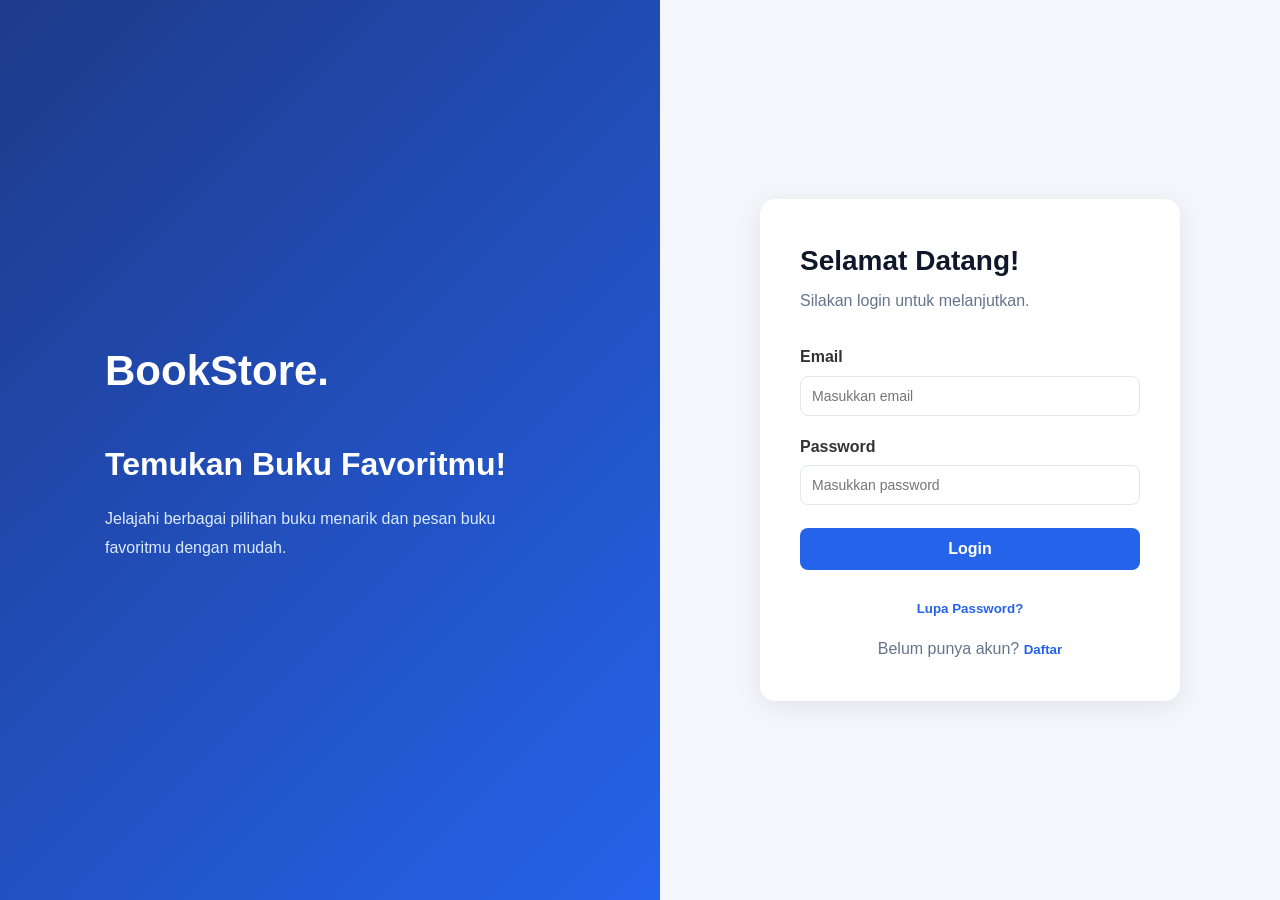
<file: index.html>
<!DOCTYPE html>
<html lang="id">
<head>
    <meta charset="UTF-8">
    <meta name="viewport" content="width=device-width, initial-scale=1.0">
    <meta http-equiv="refresh" content="0; url=pages/login.html">
    <title>Toko Buku Online</title>
</head>
<body>
    <p>Mengarahkan ke halaman login...</p>
</body>
</html>
</file>
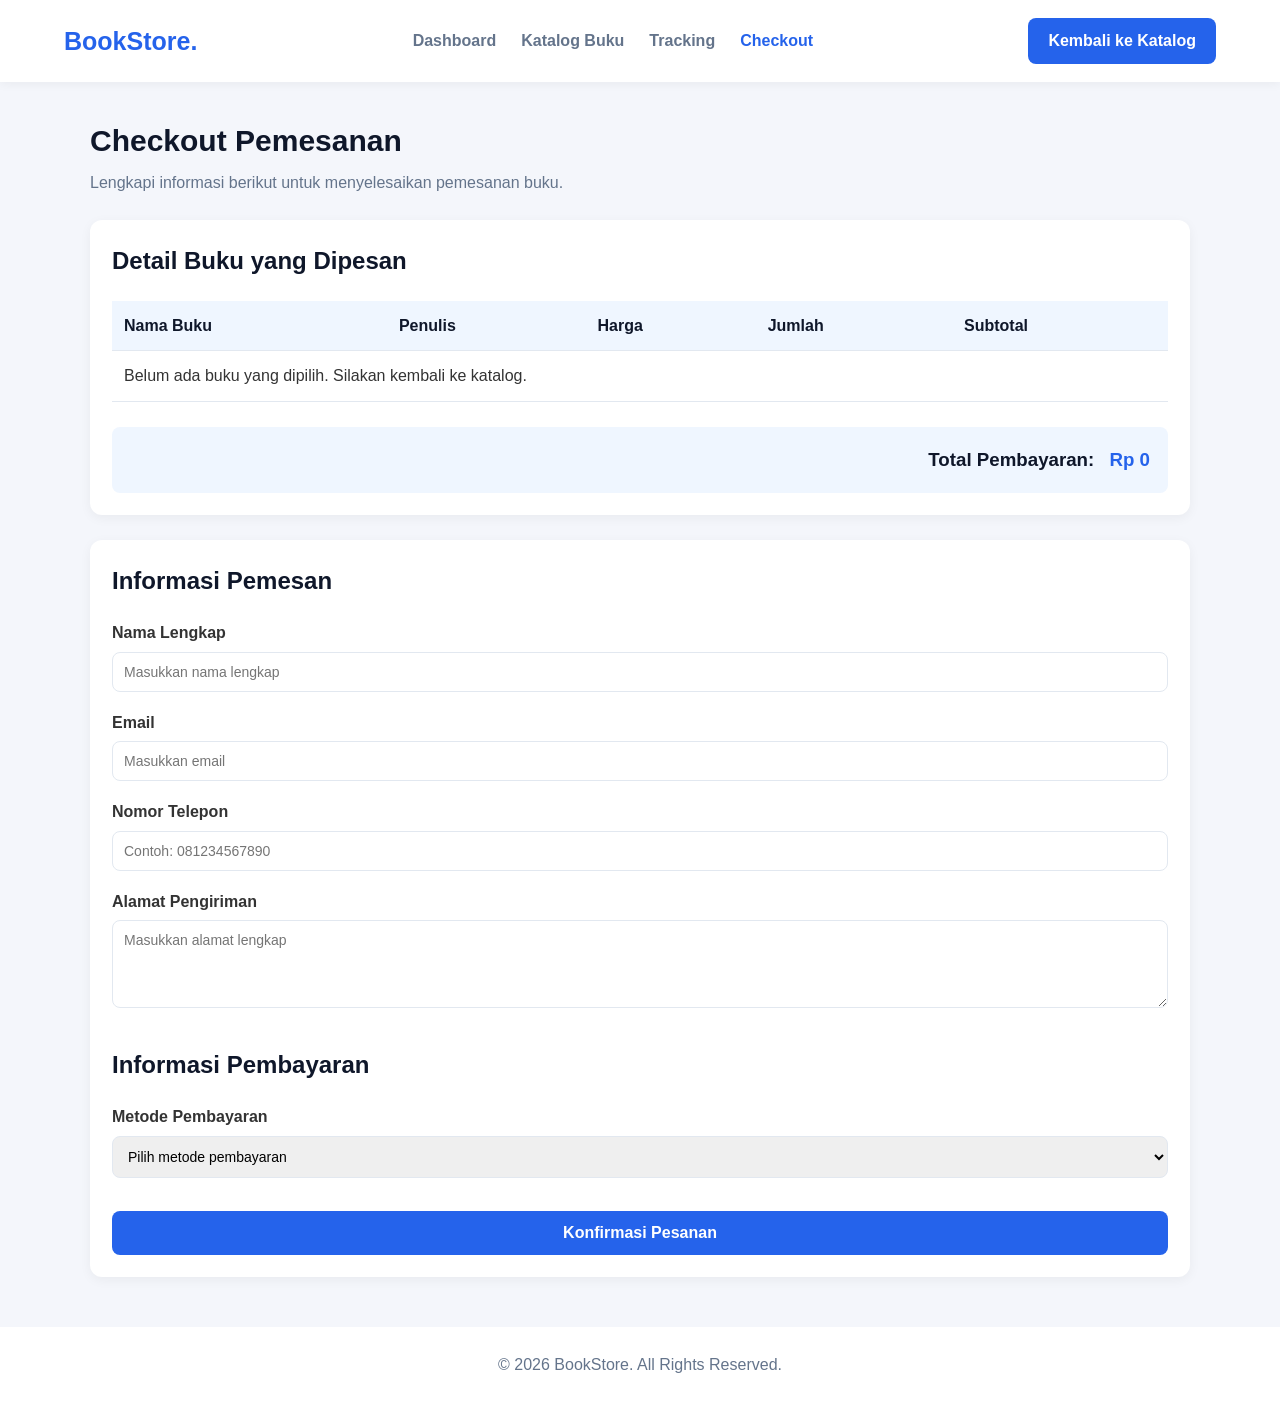
<file: pages/checkout.html>
<!DOCTYPE html>
<html lang="id">
<head>
    <meta charset="UTF-8">
    <meta name="viewport" content="width=device-width, initial-scale=1.0">
    <title>Checkout - BookStore</title>

    <link rel="stylesheet" href="../css/style.css">
</head>
<body class="checkout-page">

    <!-- Header -->
    <header class="dashboard-header">

        <div class="dashboard-logo">
            BookStore.
        </div>

        <nav class="dashboard-nav">
            <a href="dashboard.html">Dashboard</a>
            <a href="stok.html">Katalog Buku</a>
            <a href="tracking.html">Tracking</a>
            <a href="checkout.html" class="active">Checkout</a>
        </nav>

        <a href="stok.html" class="btn">
            Kembali ke Katalog
        </a>

    </header>

    <main class="checkout-container">

        <!-- Judul -->
        <section class="checkout-heading">
            <h1>Checkout Pemesanan</h1>
            <p>Lengkapi informasi berikut untuk menyelesaikan pemesanan buku.</p>
        </section>

        <!-- Informasi Buku -->
        <section class="card">

            <h2>Detail Buku yang Dipesan</h2>

            <div class="table-responsive">
                <table>
                    <thead>
                        <tr>
                            <th>Nama Buku</th>
                            <th>Penulis</th>
                            <th>Harga</th>
                            <th>Jumlah</th>
                            <th>Subtotal</th>
                        </tr>
                    </thead>

                    <tbody id="checkoutItem">
                        <!-- Data buku ditampilkan melalui JavaScript -->
                    </tbody>
                </table>
            </div>

            <div class="checkout-total">
                <h3>
                    Total Pembayaran:
                    <span id="totalHarga">Rp 0</span>
                </h3>
            </div>

        </section>

        <!-- Informasi Pemesan -->
        <section class="card">

            <h2>Informasi Pemesan</h2>

            <form id="checkoutForm">

                <div class="form-group">
                    <label for="namaPemesan">Nama Lengkap</label>
                    <input
                        type="text"
                        id="namaPemesan"
                        placeholder="Masukkan nama lengkap"
                        required
                    >
                </div>

                <div class="form-group">
                    <label for="emailPemesan">Email</label>
                    <input
                        type="email"
                        id="emailPemesan"
                        placeholder="Masukkan email"
                        required
                    >
                </div>

                <div class="form-group">
                    <label for="teleponPemesan">Nomor Telepon</label>
                    <input
                        type="tel"
                        id="teleponPemesan"
                        placeholder="Contoh: 081234567890"
                        required
                    >
                </div>

                <div class="form-group">
                    <label for="alamatPemesan">Alamat Pengiriman</label>
                    <textarea
                        id="alamatPemesan"
                        rows="4"
                        placeholder="Masukkan alamat lengkap"
                        required
                    ></textarea>
                </div>

                <!-- Metode Pembayaran -->
                <h2 class="payment-heading">Informasi Pembayaran</h2>

                <div class="form-group">
                    <label for="metodePembayaran">Metode Pembayaran</label>

                    <select id="metodePembayaran" required>
                        <option value="">Pilih metode pembayaran</option>
                        <option value="Transfer Bank">Transfer Bank</option>
                        <option value="E-Wallet">E-Wallet</option>
                        <option value="COD">Cash On Delivery (COD)</option>
                    </select>
                </div>

                <button type="submit" class="btn checkout-button">
                    Konfirmasi Pesanan
                </button>

            </form>

        </section>

    </main>

    <!-- Footer -->
    <footer class="dashboard-footer">
        <p>&copy; 2026 BookStore. All Rights Reserved.</p>
    </footer>

    <!-- JavaScript -->
    <script src="../js/data.js"></script>
    <script src="../js/checkout.js"></script>

</body>
</html>
</file>
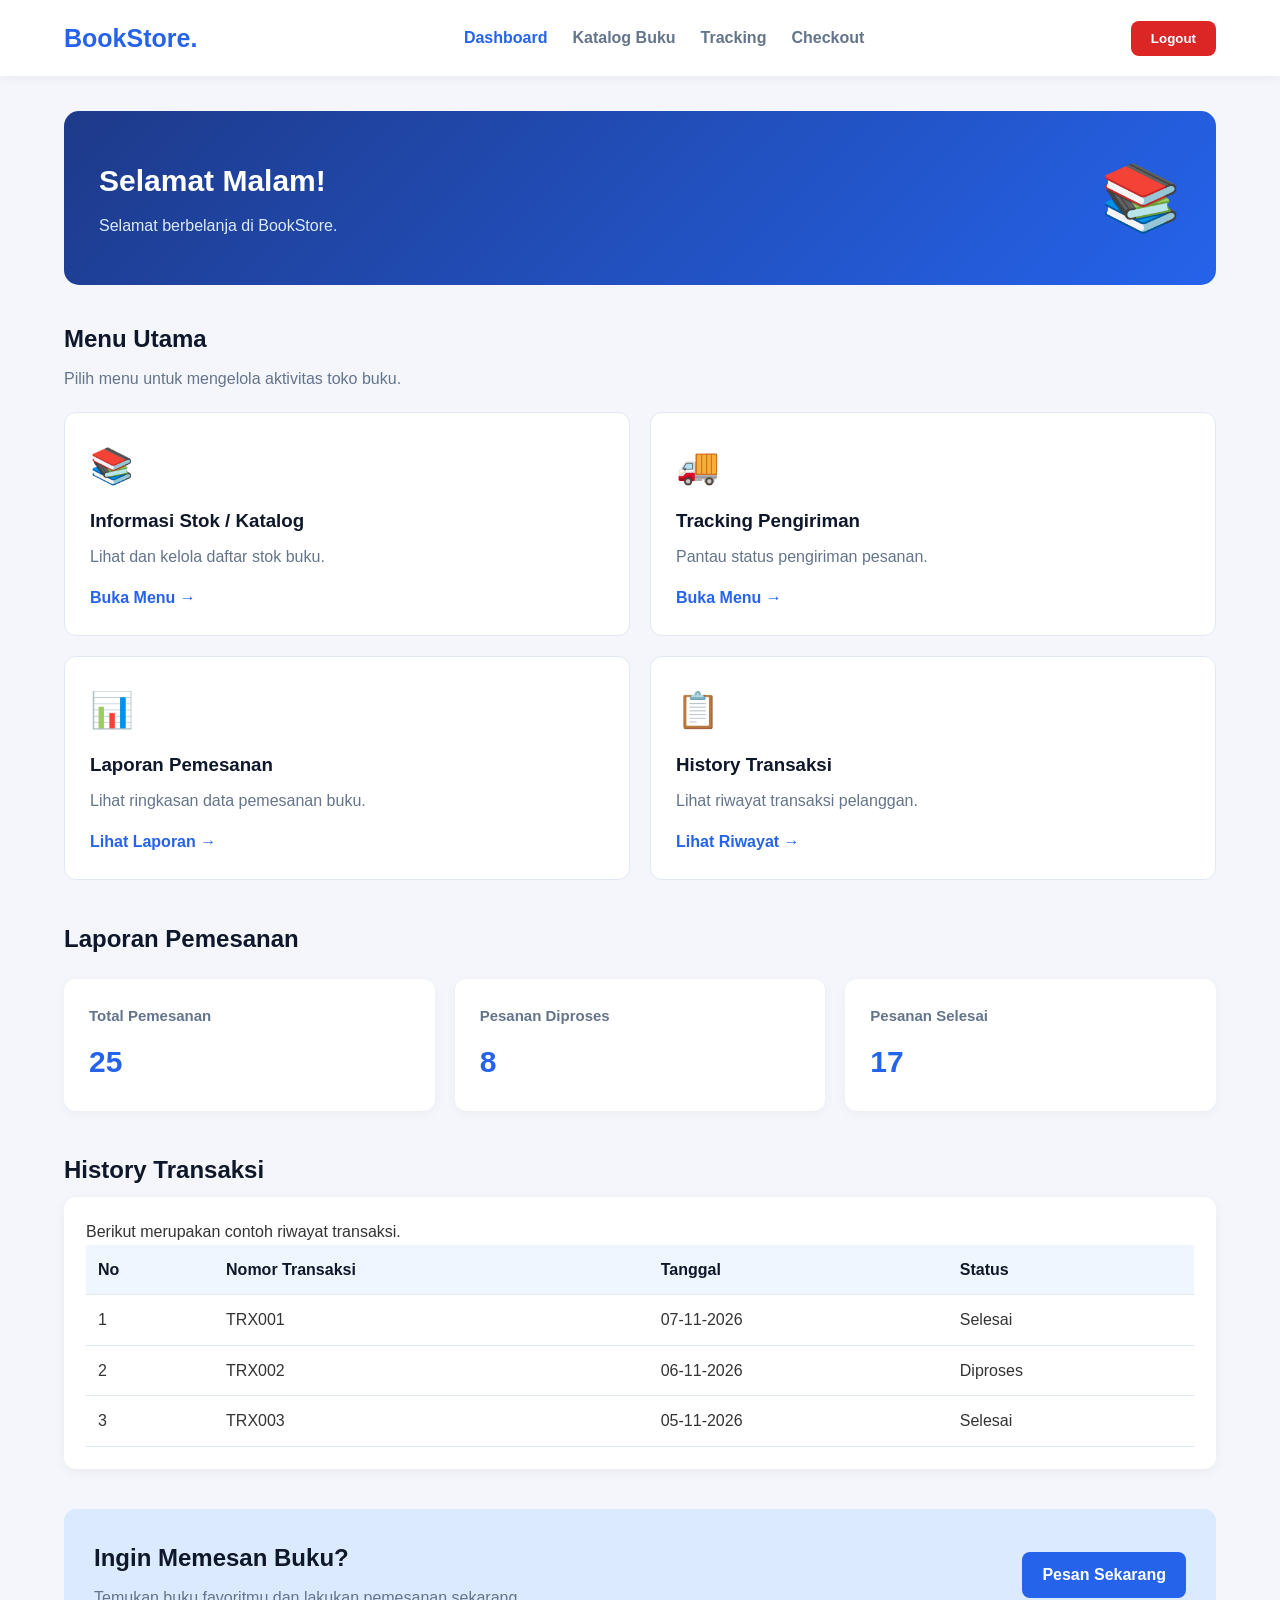
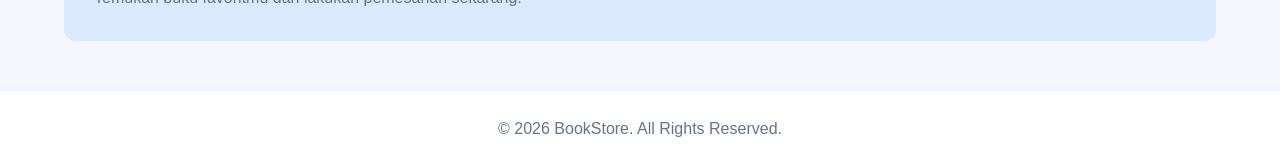
<file: pages/dashboard.html>
<!DOCTYPE html>
<html lang="id">
<head>
    <meta charset="UTF-8">
    <meta name="viewport" content="width=device-width, initial-scale=1.0">
    <title>Dashboard - BookStore</title>

    <link rel="stylesheet" href="../css/style.css">
</head>
<body class="dashboard-page">

    <!-- Header -->
    <header class="dashboard-header">
        <div class="dashboard-logo">
            BookStore.
        </div>

        <nav class="dashboard-nav">
            <a href="dashboard.html" class="active">Dashboard</a>
            <a href="stok.html">Katalog Buku</a>
            <a href="tracking.html">Tracking</a>
            <a href="checkout.html">Checkout</a>
        </nav>

        <button class="btn btn-danger" id="logoutBtn">
            Logout
        </button>
    </header>

    <main class="dashboard-container">

        <!-- Greeting -->
        <section class="welcome-section">
            <div>
                <h1 id="greeting">Selamat Datang!</h1>
                <p>Selamat berbelanja di BookStore.</p>
            </div>

            <div class="welcome-icon">
                📚
            </div>
        </section>

        <!-- Menu Utama -->
        <section class="dashboard-menu">

            <h2>Menu Utama</h2>
            <p class="section-description">
                Pilih menu untuk mengelola aktivitas toko buku.
            </p>

            <div class="menu-grid">

                <!-- Katalog -->
                <a href="stok.html" class="menu-card">
                    <div class="menu-icon">📚</div>
                    <h3>Informasi Stok / Katalog</h3>
                    <p>Lihat dan kelola daftar stok buku.</p>
                    <span>Buka Menu →</span>
                </a>

                <!-- Tracking -->
                <a href="tracking.html" class="menu-card">
                    <div class="menu-icon">🚚</div>
                    <h3>Tracking Pengiriman</h3>
                    <p>Pantau status pengiriman pesanan.</p>
                    <span>Buka Menu →</span>
                </a>

                <!-- Laporan -->
                <a href="#laporan" class="menu-card">
                    <div class="menu-icon">📊</div>
                    <h3>Laporan Pemesanan</h3>
                    <p>Lihat ringkasan data pemesanan buku.</p>
                    <span>Lihat Laporan →</span>
                </a>

                <!-- History -->
                <a href="#history" class="menu-card">
                    <div class="menu-icon">📋</div>
                    <h3>History Transaksi</h3>
                    <p>Lihat riwayat transaksi pelanggan.</p>
                    <span>Lihat Riwayat →</span>
                </a>

            </div>
        </section>

        <!-- Laporan Pemesanan -->
        <section class="dashboard-section" id="laporan">

            <h2>Laporan Pemesanan</h2>

            <div class="summary-grid">

                <div class="summary-card">
                    <h3>Total Pemesanan</h3>
                    <p>25</p>
                </div>

                <div class="summary-card">
                    <h3>Pesanan Diproses</h3>
                    <p>8</p>
                </div>

                <div class="summary-card">
                    <h3>Pesanan Selesai</h3>
                    <p>17</p>
                </div>

            </div>

        </section>

        <!-- History Transaksi -->
        <section class="dashboard-section" id="history">

            <h2>History Transaksi</h2>

            <div class="card">
                <p>Berikut merupakan contoh riwayat transaksi.</p>

                <div class="table-responsive">
                    <table>
                        <thead>
                            <tr>
                                <th>No</th>
                                <th>Nomor Transaksi</th>
                                <th>Tanggal</th>
                                <th>Status</th>
                            </tr>
                        </thead>

                        <tbody>
                            <tr>
                                <td>1</td>
                                <td>TRX001</td>
                                <td>07-11-2026</td>
                                <td>Selesai</td>
                            </tr>

                            <tr>
                                <td>2</td>
                                <td>TRX002</td>
                                <td>06-11-2026</td>
                                <td>Diproses</td>
                            </tr>

                            <tr>
                                <td>3</td>
                                <td>TRX003</td>
                                <td>05-11-2026</td>
                                <td>Selesai</td>
                            </tr>
                        </tbody>
                    </table>
                </div>
            </div>

        </section>

        <!-- Tombol Checkout -->
        <section class="dashboard-section">
            <div class="checkout-banner">
                <div>
                    <h2>Ingin Memesan Buku?</h2>
                    <p>Temukan buku favoritmu dan lakukan pemesanan sekarang.</p>
                </div>

                <a href="checkout.html" class="btn">
                    Pesan Sekarang
                </a>
            </div>
        </section>

    </main>

    <footer class="dashboard-footer">
        <p>&copy; 2026 BookStore. All Rights Reserved.</p>
    </footer>

    <script src="../js/dashboard.js"></script>

</body>
</html>
</file>
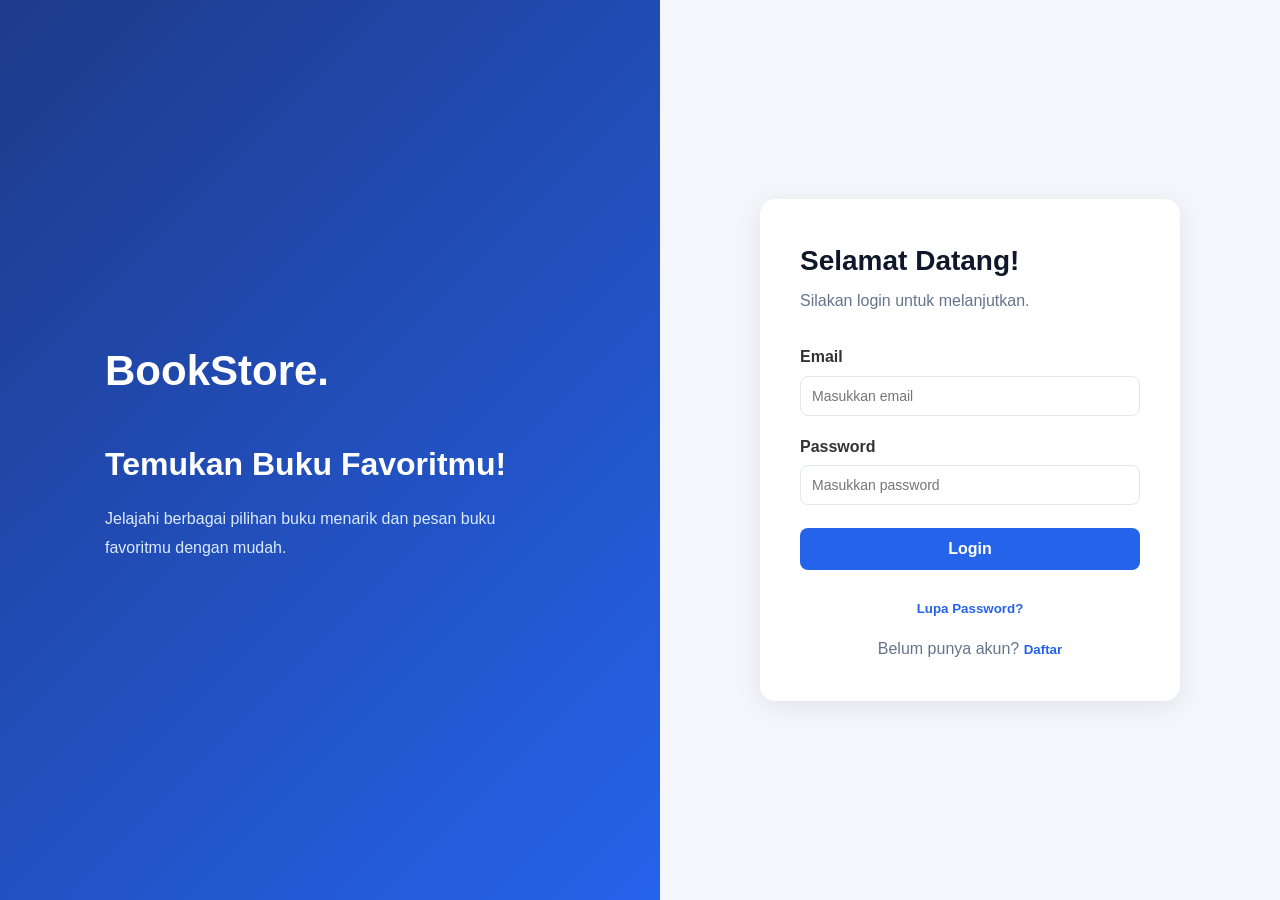
<file: pages/login.html>
<!DOCTYPE html>
<html lang="id">
<head>
    <meta charset="UTF-8">
    <meta name="viewport" content="width=device-width, initial-scale=1.0">
    <title>Login - BookStore</title>

    <link rel="stylesheet" href="../css/style.css">
</head>
<body class="login-page">

    <main class="login-wrapper">

        <!-- Bagian informasi toko buku -->
        <section class="login-banner">
            <div class="banner-content">
                <h1>BookStore.</h1>
                <h2>Temukan Buku Favoritmu!</h2>
                <p>
                    Jelajahi berbagai pilihan buku menarik
                    dan pesan buku favoritmu dengan mudah.
                </p>
            </div>
        </section>

        <!-- Bagian form login -->
        <section class="login-form-section">

            <div class="login-card">

                <h2>Selamat Datang!</h2>
                <p class="login-subtitle">
                    Silakan login untuk melanjutkan.
                </p>

                <form id="loginForm">

                    <div class="form-group">
                        <label for="email">Email</label>
                        <input
                            type="email"
                            id="email"
                            placeholder="Masukkan email"
                            required
                        >
                    </div>

                    <div class="form-group">
                        <label for="password">Password</label>
                        <input
                            type="password"
                            id="password"
                            placeholder="Masukkan password"
                            required
                        >
                    </div>

                    <button type="submit" class="btn login-button">
                        Login
                    </button>

                </form>

                <div class="login-links">
                    <button type="button" id="forgotBtn">
                        Lupa Password?
                    </button>

                    <p>
                        Belum punya akun?
                        <button type="button" id="registerBtn">
                            Daftar
                        </button>
                    </p>
                </div>

            </div>
        </section>

    </main>

    <!-- Modal Lupa Password -->
    <div class="modal" id="forgotModal">
        <div class="modal-content">

            <h2>Lupa Password</h2>
            <p>Masukkan email untuk pemulihan akun.</p>

            <div class="form-group">
                <label for="forgotEmail">Email</label>
                <input
                    type="email"
                    id="forgotEmail"
                    placeholder="Masukkan email"
                >
            </div>

            <button type="button" class="btn" id="resetBtn">
                Kirim
            </button>

            <button type="button" class="btn btn-danger" id="closeForgot">
                Tutup
            </button>

        </div>
    </div>

    <!-- Modal Daftar -->
    <div class="modal" id="registerModal">
        <div class="modal-content">

            <h2>Daftar Akun</h2>
            <p>Buat akun baru BookStore.</p>

            <div class="form-group">
                <label for="registerName">Nama Lengkap</label>
                <input
                    type="text"
                    id="registerName"
                    placeholder="Masukkan nama"
                >
            </div>

            <div class="form-group">
                <label for="registerEmail">Email</label>
                <input
                    type="email"
                    id="registerEmail"
                    placeholder="Masukkan email"
                >
            </div>

            <div class="form-group">
                <label for="registerPassword">Password</label>
                <input
                    type="password"
                    id="registerPassword"
                    placeholder="Buat password"
                >
            </div>

            <button type="button" class="btn" id="submitRegister">
                Daftar Sekarang
            </button>

            <button type="button" class="btn btn-danger" id="closeRegister">
                Tutup
            </button>

        </div>
    </div>

    <script src="../js/data.js"></script>
    <script src="../js/login.js"></script>

</body>
</html>
</file>
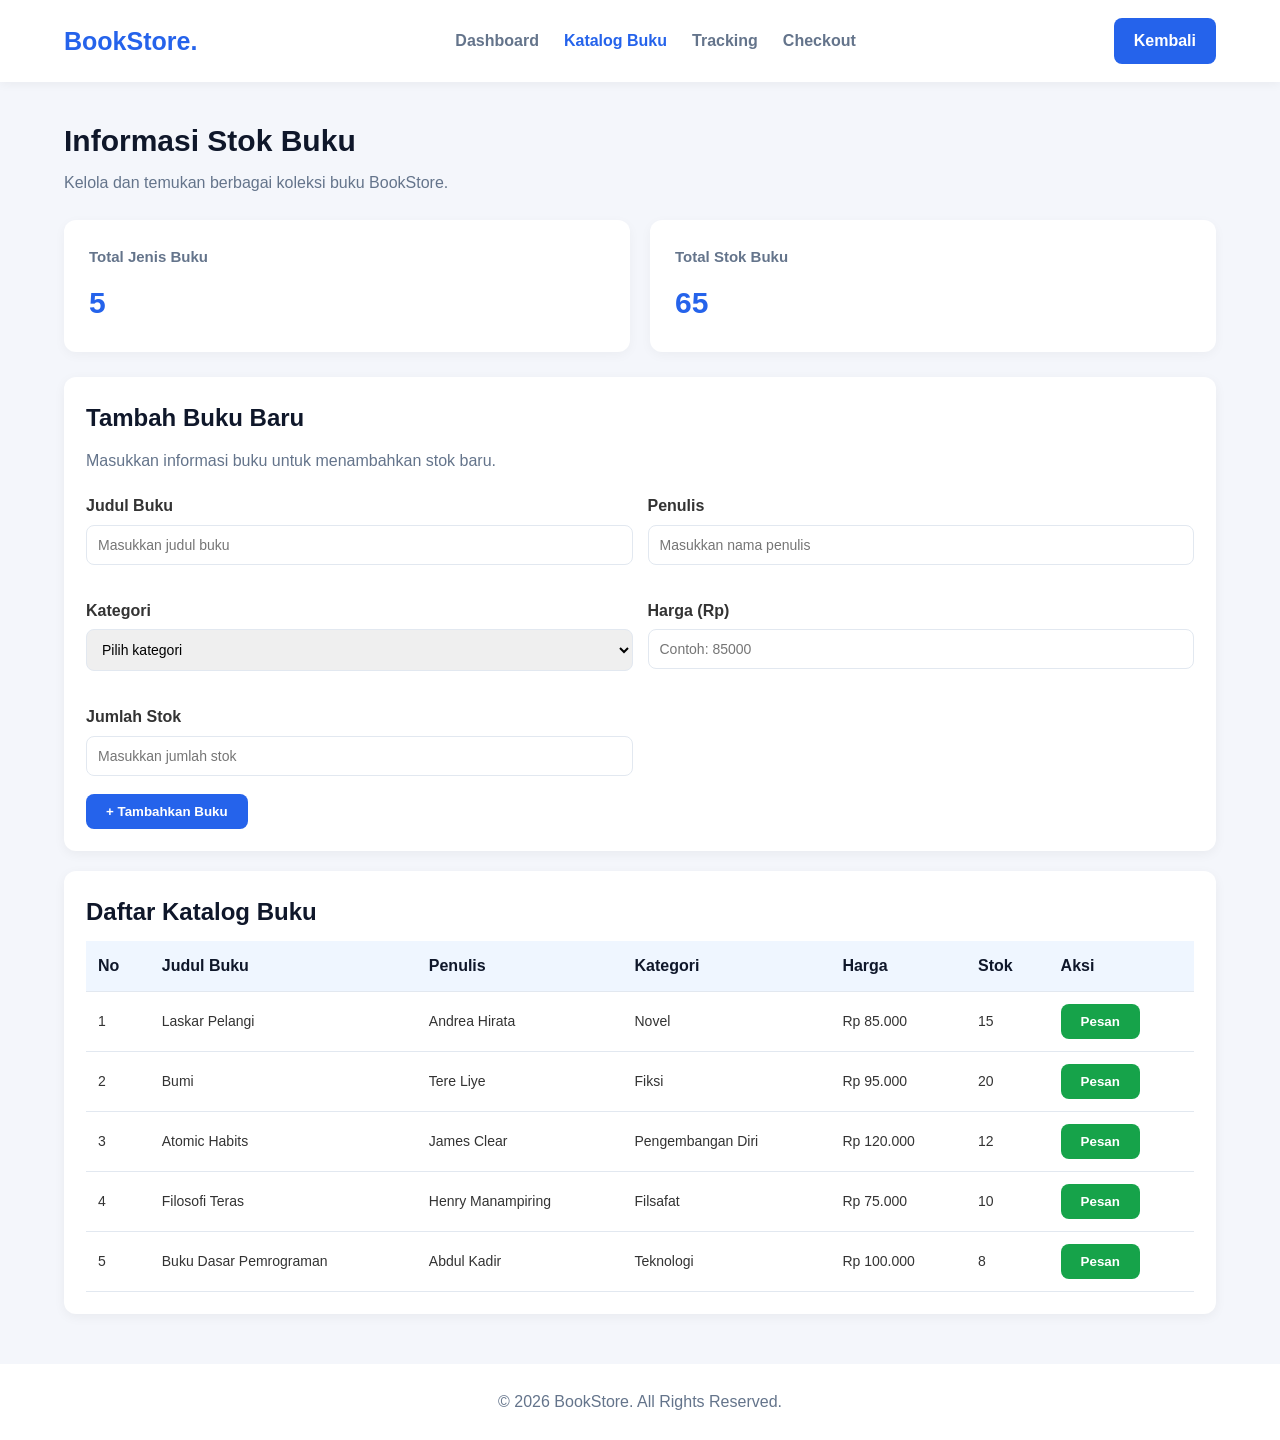
<file: pages/stok.html>
<!DOCTYPE html>
<html lang="id">
<head>
    <meta charset="UTF-8">
    <meta name="viewport" content="width=device-width, initial-scale=1.0">
    <title>Katalog Buku - BookStore</title>

    <link rel="stylesheet" href="../css/style.css">
</head>
<body class="stok-page">

    <!-- Header -->
    <header class="dashboard-header">
        <div class="dashboard-logo">BookStore.</div>

        <nav class="dashboard-nav">
            <a href="dashboard.html">Dashboard</a>
            <a href="stok.html" class="active">Katalog Buku</a>
            <a href="tracking.html">Tracking</a>
            <a href="checkout.html">Checkout</a>
        </nav>

        <a href="dashboard.html" class="btn">
            Kembali
        </a>
    </header>

    <main class="stok-container">

        <!-- Judul halaman -->
        <section class="stok-heading">
            <h1>Informasi Stok Buku</h1>
            <p>Kelola dan temukan berbagai koleksi buku BookStore.</p>
        </section>

        <!-- Ringkasan stok -->
        <section class="stok-summary">
            <div class="summary-card">
                <h3>Total Jenis Buku</h3>
                <p id="totalBuku">0</p>
            </div>

            <div class="summary-card">
                <h3>Total Stok Buku</h3>
                <p id="totalStok">0</p>
            </div>
        </section>

        <!-- Form tambah buku -->
        <section class="card">

            <h2>Tambah Buku Baru</h2>
            <p class="stok-description">
                Masukkan informasi buku untuk menambahkan stok baru.
            </p>

            <form id="formBuku">

                <div class="stok-form-grid">

                    <div class="form-group">
                        <label for="judulBuku">Judul Buku</label>
                        <input type="text" id="judulBuku"
                            placeholder="Masukkan judul buku" required>
                    </div>

                    <div class="form-group">
                        <label for="penulisBuku">Penulis</label>
                        <input type="text" id="penulisBuku"
                            placeholder="Masukkan nama penulis" required>
                    </div>

                    <div class="form-group">
                        <label for="kategoriBuku">Kategori</label>
                        <select id="kategoriBuku" required>
                            <option value="">Pilih kategori</option>
                            <option value="Novel">Novel</option>
                            <option value="Fiksi">Fiksi</option>
                            <option value="Pengembangan Diri">Pengembangan Diri</option>
                            <option value="Filsafat">Filsafat</option>
                            <option value="Teknologi">Teknologi</option>
                            <option value="Pendidikan">Pendidikan</option>
                        </select>
                    </div>

                    <div class="form-group">
                        <label for="hargaBuku">Harga (Rp)</label>
                        <input type="number" id="hargaBuku"
                            placeholder="Contoh: 85000" min="1" required>
                    </div>

                    <div class="form-group">
                        <label for="stokBuku">Jumlah Stok</label>
                        <input type="number" id="stokBuku"
                            placeholder="Masukkan jumlah stok" min="1" required>
                    </div>

                </div>

                <button type="submit" class="btn">
                    + Tambahkan Buku
                </button>

            </form>

        </section>

        <!-- Tabel katalog -->
        <section class="card">

            <h2>Daftar Katalog Buku</h2>

            <div class="table-responsive">
                <table>
                    <thead>
                        <tr>
                            <th>No</th>
                            <th>Judul Buku</th>
                            <th>Penulis</th>
                            <th>Kategori</th>
                            <th>Harga</th>
                            <th>Stok</th>
                            <th>Aksi</th>
                        </tr>
                    </thead>

                    <tbody id="tabelBuku">
                        <!-- Data buku dimasukkan melalui JavaScript -->
                    </tbody>
                </table>
            </div>

        </section>

    </main>

    <footer class="dashboard-footer">
        <p>&copy; 2026 BookStore. All Rights Reserved.</p>
    </footer>

    <script src="../js/data.js"></script>
    <script src="../js/stok.js"></script>

</body>
</html>
</file>
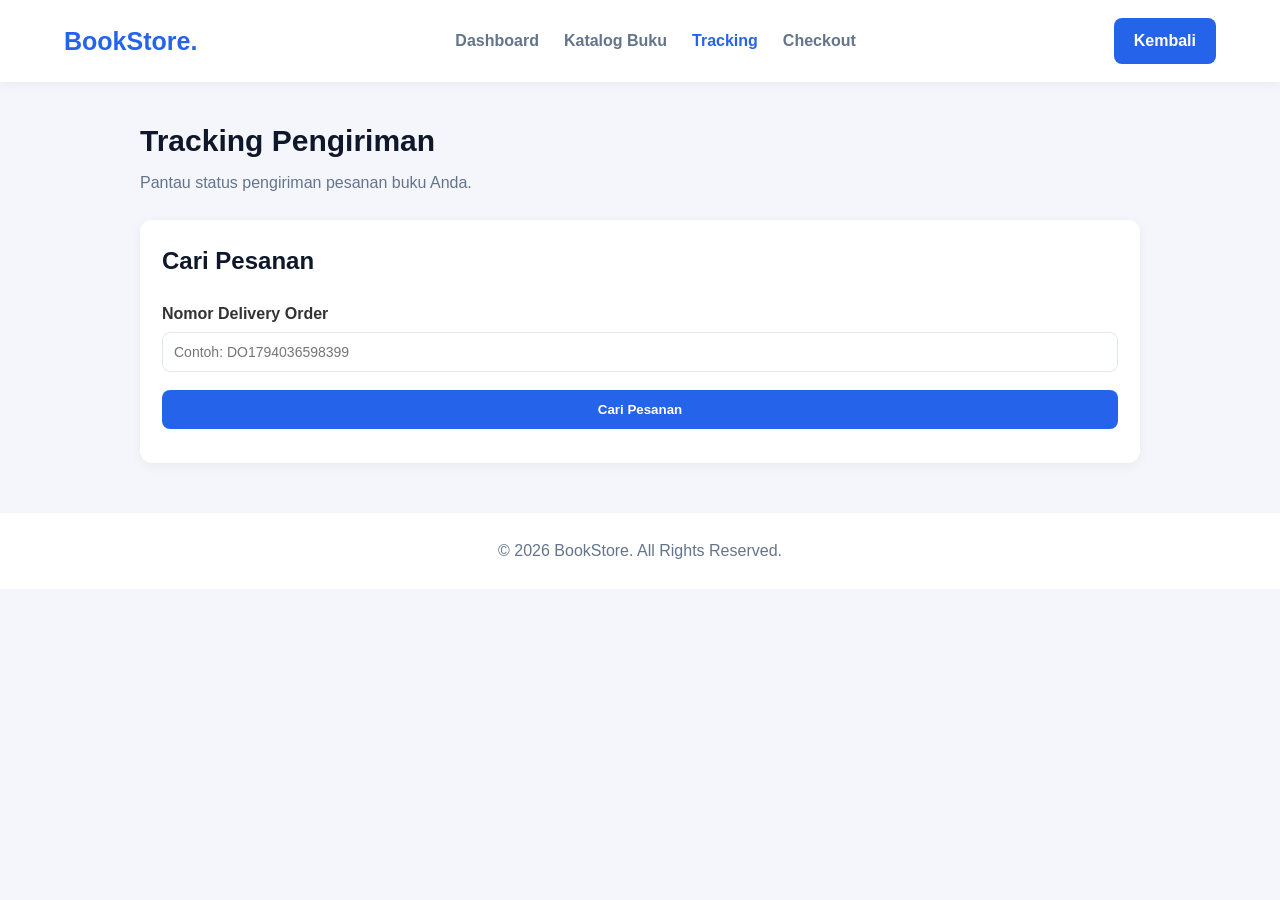
<file: pages/tracking.html>
<!DOCTYPE html>
<html lang="id">
<head>
    <meta charset="UTF-8">
    <meta name="viewport" content="width=device-width, initial-scale=1.0">
    <title>Tracking Pengiriman - BookStore</title>

    <link rel="stylesheet" href="../css/style.css">
</head>
<body class="tracking-page">

    <!-- Header -->
    <header class="dashboard-header">

        <div class="dashboard-logo">
            BookStore.
        </div>

        <nav class="dashboard-nav">
            <a href="dashboard.html">Dashboard</a>
            <a href="stok.html">Katalog Buku</a>
            <a href="tracking.html" class="active">Tracking</a>
            <a href="checkout.html">Checkout</a>
        </nav>

        <a href="dashboard.html" class="btn">
            Kembali
        </a>

    </header>

    <main class="tracking-container">

        <!-- Judul -->
        <section class="tracking-heading">
            <h1>Tracking Pengiriman</h1>
            <p>Pantau status pengiriman pesanan buku Anda.</p>
        </section>

        <!-- Form Pencarian -->
        <section class="card tracking-search">

            <h2>Cari Pesanan</h2>

            <form id="trackingForm">

                <div class="form-group">
                    <label for="nomorDO">Nomor Delivery Order</label>

                    <input
                        type="text"
                        id="nomorDO"
                        placeholder="Contoh: DO1794036598399"
                        required
                    >
                </div>

                <button type="submit" class="btn tracking-button">
                    Cari Pesanan
                </button>

            </form>

            <p id="pesanError"></p>

        </section>

        <!-- Hasil Tracking -->
        <section class="card tracking-result" id="hasilTracking">

            <h2>Informasi Pesanan</h2>

            <div class="tracking-status">
                <span>Status Pengiriman</span>
                <h3 id="statusPengiriman">-</h3>
            </div>

            <!-- Progress Pengiriman -->
            <div class="progress-container">

                <div class="progress-bar">
                    <div class="progress-fill" id="progressFill"></div>
                </div>

                <div class="progress-label">
                    <span>Diproses</span>
                    <span>Dikirim</span>
                    <span>Selesai</span>
                </div>

            </div>

            <!-- Detail Pemesan -->
            <h3 class="tracking-subtitle">Detail Pemesan</h3>

            <div class="tracking-details">

                <div class="detail-item">
                    <span>Nomor DO</span>
                    <strong id="detailDO">-</strong>
                </div>

                <div class="detail-item">
                    <span>Nama Pemesan</span>
                    <strong id="detailNama">-</strong>
                </div>

                <div class="detail-item">
                    <span>Nama Buku</span>
                    <strong id="detailBuku">-</strong>
                </div>

                <div class="detail-item">
                    <span>Jumlah Buku</span>
                    <strong id="detailJumlah">-</strong>
                </div>

                <div class="detail-item">
                    <span>Ekspedisi</span>
                    <strong id="detailEkspedisi">-</strong>
                </div>

                <div class="detail-item">
                    <span>Tanggal Kirim</span>
                    <strong id="detailTanggal">-</strong>
                </div>

                <div class="detail-item">
                    <span>Jenis Paket</span>
                    <strong id="detailPaket">-</strong>
                </div>

                <div class="detail-item">
                    <span>Total Pembayaran</span>
                    <strong id="detailTotal">-</strong>
                </div>

            </div>

        </section>

    </main>

    <footer class="dashboard-footer">
        <p>&copy; 2026 BookStore. All Rights Reserved.</p>
    </footer>

    <script src="../js/data.js"></script>
    <script src="../js/tracking.js"></script>

</body>
</html>
</file>
<file: css/style.css>
/* =================================
   1. RESET CSS
================================= */
* {
    margin: 0;
    padding: 0;
    box-sizing: border-box;
}

/* =================================
   2. PENGATURAN GLOBAL
================================= */
body {
    font-family: 'Segoe UI', Arial, sans-serif;
    background-color: #f4f6fb;
    color: #333;
    line-height: 1.6;
}

a {
    text-decoration: none;
    color: inherit;
}

button {
    font-family: inherit;
    cursor: pointer;
}

input,
select,
textarea {
    font-family: inherit;
    font-size: 14px;
}

/* =================================
   3. WARNA UTAMA
================================= */
:root {
    --primary: #2563eb;
    --primary-dark: #1e40af;
    --secondary: #0f172a;
    --background: #f4f6fb;
    --white: #ffffff;
    --text: #333333;
    --gray: #64748b;
    --border: #e2e8f0;
    --success: #16a34a;
    --danger: #dc2626;
}

/* =================================
   4. TOMBOL
================================= */
.btn {
    display: inline-block;
    padding: 10px 20px;
    border: none;
    border-radius: 8px;
    background-color: var(--primary);
    color: var(--white);
    font-weight: 600;
    transition: 0.3s;
}

.btn:hover {
    background-color: var(--primary-dark);
}

.btn-danger {
    background-color: var(--danger);
}

.btn-success {
    background-color: var(--success);
}

/* =================================
   5. INPUT FORM
================================= */
.form-group {
    margin-bottom: 18px;
}

.form-group label {
    display: block;
    margin-bottom: 6px;
    font-weight: 600;
}

.form-group input,
.form-group select,
.form-group textarea {
    width: 100%;
    padding: 11px;
    border: 1px solid var(--border);
    border-radius: 8px;
    outline: none;
}

.form-group input:focus,
.form-group select:focus,
.form-group textarea:focus {
    border-color: var(--primary);
}

/* =================================
   6. CARD
================================= */
.card {
    background-color: var(--white);
    padding: 22px;
    border-radius: 12px;
    box-shadow: 0 3px 12px rgba(0, 0, 0, 0.05);
    margin-bottom: 20px;
}

/* =================================
   7. TABEL
================================= */
table {
    width: 100%;
    border-collapse: collapse;
    background-color: var(--white);
}

th,
td {
    padding: 12px;
    text-align: left;
    border-bottom: 1px solid var(--border);
}

th {
    background-color: #eff6ff;
    color: var(--secondary);
}

/* =================================
   8. MODAL
================================= */
.modal {
    display: none;
    position: fixed;
    inset: 0;
    background-color: rgba(0, 0, 0, 0.5);
    justify-content: center;
    align-items: center;
    z-index: 1000;
}

.modal-content {
    background-color: var(--white);
    padding: 25px;
    width: 90%;
    max-width: 420px;
    border-radius: 12px;
}

/* =================================
   9. RESPONSIVE
================================= */
@media (max-width: 768px) {
    .card {
        padding: 15px;
    }

    table {
        font-size: 13px;
    }

    th,
    td {
        padding: 8px;
    }
}


/* =================================
   10. HALAMAN LOGIN
================================= */

.login-page {
    min-height: 100vh;
    background: #f4f6fb;
}

.login-wrapper {
    display: flex;
    min-height: 100vh;
}

/* Banner kiri */
.login-banner {
    flex: 1;
    display: flex;
    align-items: center;
    justify-content: center;
    padding: 50px;
    color: white;
    background: linear-gradient(135deg, #1e3a8a, #2563eb);
}

.banner-content {
    max-width: 450px;
}

.banner-content h1 {
    font-size: 42px;
    margin-bottom: 35px;
}

.banner-content h2 {
    font-size: 32px;
    margin-bottom: 15px;
}

.banner-content p {
    font-size: 16px;
    line-height: 1.8;
    color: #dbeafe;
}

/* Form kanan */
.login-form-section {
    flex: 1;
    display: flex;
    justify-content: center;
    align-items: center;
    padding: 30px;
}

.login-card {
    width: 100%;
    max-width: 420px;
    background: white;
    padding: 40px;
    border-radius: 15px;
    box-shadow: 0 5px 25px rgba(0, 0, 0, 0.08);
}

.login-card h2 {
    font-size: 28px;
    color: #0f172a;
    margin-bottom: 5px;
}

.login-subtitle {
    color: #64748b;
    margin-bottom: 30px;
}

.login-button {
    width: 100%;
    margin-top: 5px;
    padding: 12px;
    font-size: 16px;
}

.login-links {
    margin-top: 25px;
    text-align: center;
}

.login-links button {
    border: none;
    background: none;
    color: #2563eb;
    font-weight: 600;
    cursor: pointer;
}

.login-links p {
    margin-top: 15px;
    color: #64748b;
}

/* Tombol modal */
.modal-content h2 {
    margin-bottom: 10px;
    color: #0f172a;
}

.modal-content p {
    margin-bottom: 20px;
    color: #64748b;
}

.modal-content .btn {
    margin-right: 5px;
    margin-bottom: 5px;
}

/* Responsive login */
@media (max-width: 768px) {
    .login-wrapper {
        flex-direction: column;
    }

    .login-banner {
        padding: 35px 25px;
        min-height: 250px;
    }

    .banner-content h1 {
        font-size: 32px;
        margin-bottom: 15px;
    }

    .banner-content h2 {
        font-size: 24px;
    }

    .login-form-section {
        padding: 25px 15px;
    }

    .login-card {
        padding: 25px;
    }
}


/* =================================
   11. DASHBOARD BOOKSTORE
================================= */

.dashboard-page {
    background-color: #f4f6fb;
}

/* Header */
.dashboard-header {
    display: flex;
    align-items: center;
    justify-content: space-between;
    gap: 20px;
    padding: 18px 5%;
    background-color: white;
    box-shadow: 0 2px 10px rgba(0, 0, 0, 0.05);
}

.dashboard-logo {
    font-size: 25px;
    font-weight: bold;
    color: var(--primary);
}

.dashboard-nav {
    display: flex;
    gap: 25px;
    align-items: center;
}

.dashboard-nav a {
    color: var(--gray);
    font-weight: 600;
}

.dashboard-nav a:hover,
.dashboard-nav a.active {
    color: var(--primary);
}

/* Container */
.dashboard-container {
    width: 90%;
    max-width: 1200px;
    margin: 35px auto;
}

/* Welcome */
.welcome-section {
    display: flex;
    align-items: center;
    justify-content: space-between;
    padding: 35px;
    border-radius: 15px;
    color: white;
    background: linear-gradient(135deg, #1e3a8a, #2563eb);
    margin-bottom: 35px;
}

.welcome-section h1 {
    font-size: 30px;
    margin-bottom: 8px;
}

.welcome-section p {
    color: #dbeafe;
}

.welcome-icon {
    font-size: 65px;
}

/* Menu */
.dashboard-menu h2,
.dashboard-section h2 {
    color: var(--secondary);
    margin-bottom: 8px;
}

.section-description {
    color: var(--gray);
    margin-bottom: 20px;
}

.menu-grid {
    display: grid;
    grid-template-columns: repeat(2, 1fr);
    gap: 20px;
}

.menu-card {
    display: block;
    padding: 25px;
    background-color: white;
    border-radius: 12px;
    border: 1px solid var(--border);
    transition: 0.3s;
}

.menu-card:hover {
    transform: translateY(-5px);
    box-shadow: 0 8px 20px rgba(0, 0, 0, 0.08);
    border-color: var(--primary);
}

.menu-icon {
    font-size: 35px;
    margin-bottom: 12px;
}

.menu-card h3 {
    color: var(--secondary);
    margin-bottom: 8px;
}

.menu-card p {
    color: var(--gray);
    margin-bottom: 15px;
}

.menu-card span {
    color: var(--primary);
    font-weight: 600;
}

/* Dashboard Sections */
.dashboard-section {
    margin-top: 40px;
}

.summary-grid {
    display: grid;
    grid-template-columns: repeat(3, 1fr);
    gap: 20px;
    margin-top: 20px;
}

.summary-card {
    padding: 25px;
    background: white;
    border-radius: 12px;
    box-shadow: 0 3px 12px rgba(0, 0, 0, 0.04);
}

.summary-card h3 {
    font-size: 15px;
    color: var(--gray);
}

.summary-card p {
    font-size: 30px;
    font-weight: bold;
    color: var(--primary);
    margin-top: 10px;
}

/* Table Responsive */
.table-responsive {
    width: 100%;
    overflow-x: auto;
}

/* Checkout Banner */
.checkout-banner {
    display: flex;
    justify-content: space-between;
    align-items: center;
    gap: 20px;
    padding: 30px;
    background: #dbeafe;
    border-radius: 12px;
}

.checkout-banner h2 {
    color: var(--secondary);
}

.checkout-banner p {
    color: var(--gray);
    margin-top: 5px;
}

/* Footer */
.dashboard-footer {
    text-align: center;
    padding: 25px;
    background: white;
    color: var(--gray);
    margin-top: 50px;
}

/* Responsive */
@media (max-width: 768px) {

    .dashboard-header {
        flex-wrap: wrap;
        padding: 15px 5%;
    }

    .dashboard-nav {
        order: 3;
        width: 100%;
        gap: 15px;
        flex-wrap: wrap;
    }

    .dashboard-nav a {
        font-size: 13px;
    }

    .dashboard-container {
        width: 92%;
    }

    .welcome-section {
        padding: 25px;
    }

    .welcome-section h1 {
        font-size: 23px;
    }

    .welcome-icon {
        font-size: 40px;
    }

    .menu-grid {
        grid-template-columns: 1fr;
    }

    .summary-grid {
        grid-template-columns: 1fr;
    }

    .checkout-banner {
        flex-direction: column;
        align-items: flex-start;
    }
}


/* =================================
   12. HALAMAN KATALOG BUKU
================================= */

.stok-page {
    background-color: #f4f6fb;
}

.stok-container {
    width: 90%;
    max-width: 1200px;
    margin: 35px auto;
}

.stok-heading {
    margin-bottom: 25px;
}

.stok-heading h1 {
    color: #0f172a;
    font-size: 30px;
}

.stok-heading p {
    color: #64748b;
    margin-top: 5px;
}

.stok-summary {
    display: grid;
    grid-template-columns: repeat(2, 1fr);
    gap: 20px;
    margin-bottom: 25px;
}

.stok-description {
    color: #64748b;
    margin: 5px 0 20px;
}

.stok-form-grid {
    display: grid;
    grid-template-columns: repeat(2, 1fr);
    gap: 15px;
}

.stok-container .card h2 {
    margin-bottom: 10px;
    color: #0f172a;
}

.stok-container .card {
    overflow: hidden;
}

.stok-container table {
    min-width: 750px;
}

.stok-container td {
    font-size: 14px;
}

.stok-container .btn {
    white-space: nowrap;
}

@media (max-width: 768px) {

    .stok-container {
        width: 92%;
    }

    .stok-heading h1 {
        font-size: 24px;
    }

    .stok-form-grid {
        grid-template-columns: 1fr;
    }

    .stok-summary {
        grid-template-columns: 1fr;
    }
}


/* =================================
   13. HALAMAN CHECKOUT
================================= */

.checkout-page {
    background-color: #f4f6fb;
}

.checkout-container {
    width: 90%;
    max-width: 1100px;
    margin: 35px auto;
}

.checkout-heading {
    margin-bottom: 25px;
}

.checkout-heading h1 {
    font-size: 30px;
    color: #0f172a;
}

.checkout-heading p {
    color: #64748b;
    margin-top: 5px;
}

.checkout-container .card {
    margin-bottom: 25px;
}

.checkout-container .card h2 {
    color: #0f172a;
    margin-bottom: 20px;
}

.checkout-container table {
    min-width: 650px;
}

.checkout-total {
    display: flex;
    justify-content: flex-end;
    margin-top: 25px;
    padding: 18px;
    background-color: #eff6ff;
    border-radius: 8px;
}

.checkout-total h3 {
    color: #0f172a;
}

.checkout-total span {
    color: #2563eb;
    margin-left: 10px;
}

.payment-heading {
    margin-top: 30px;
}

.checkout-button {
    width: 100%;
    margin-top: 15px;
    padding: 13px;
    font-size: 16px;
}

.checkout-container textarea {
    resize: vertical;
}

@media (max-width: 768px) {

    .checkout-container {
        width: 92%;
    }

    .checkout-heading h1 {
        font-size: 24px;
    }

    .checkout-total {
        justify-content: center;
        text-align: center;
    }

    .checkout-total h3 {
        font-size: 16px;
    }

}


/* =================================
   14. HALAMAN TRACKING
================================= */

.tracking-page {
    background-color: #f4f6fb;
}

.tracking-container {
    width: 90%;
    max-width: 1000px;
    margin: 35px auto;
}

.tracking-heading {
    margin-bottom: 25px;
}

.tracking-heading h1 {
    font-size: 30px;
    color: #0f172a;
}

.tracking-heading p {
    color: #64748b;
    margin-top: 5px;
}

/* Form pencarian */
.tracking-search {
    margin-bottom: 25px;
}

.tracking-search h2 {
    margin-bottom: 20px;
    color: #0f172a;
}

.tracking-button {
    width: 100%;
    padding: 12px;
}

#pesanError {
    margin-top: 12px;
    font-weight: 600;
}

/* Hasil tracking */
.tracking-result {
    margin-top: 25px;
}

.tracking-result h2 {
    color: #0f172a;
    margin-bottom: 20px;
}

/* Status pengiriman */
.tracking-status {
    padding: 20px;
    background-color: #eff6ff;
    border-radius: 10px;
}

.tracking-status span {
    color: #64748b;
    font-size: 14px;
}

.tracking-status h3 {
    color: #2563eb;
    margin-top: 5px;
}

/* Progress bar */
.progress-container {
    margin: 25px 0 35px;
}

.progress-bar {
    width: 100%;
    height: 12px;
    background-color: #e2e8f0;
    border-radius: 20px;
    overflow: hidden;
}

.progress-fill {
    width: 0;
    height: 100%;
    border-radius: 20px;
    transition: width 0.5s ease;
}

.progress-label {
    display: flex;
    justify-content: space-between;
    margin-top: 10px;
    color: #64748b;
    font-size: 13px;
}

/* Detail transaksi */
.tracking-subtitle {
    margin-bottom: 20px;
    color: #0f172a;
}

.tracking-details {
    display: grid;
    grid-template-columns: repeat(2, 1fr);
    gap: 15px;
}

.detail-item {
    display: flex;
    flex-direction: column;
    gap: 5px;
    padding: 15px;
    background-color: #f8fafc;
    border: 1px solid #e2e8f0;
    border-radius: 8px;
}

.detail-item span {
    font-size: 13px;
    color: #64748b;
}

.detail-item strong {
    color: #0f172a;
    overflow-wrap: anywhere;
}

/* Responsive */
@media (max-width: 768px) {

    .tracking-container {
        width: 92%;
    }

    .tracking-heading h1 {
        font-size: 24px;
    }

    .tracking-details {
        grid-template-columns: 1fr;
    }

    .progress-label {
        font-size: 11px;
    }

}
</file>
